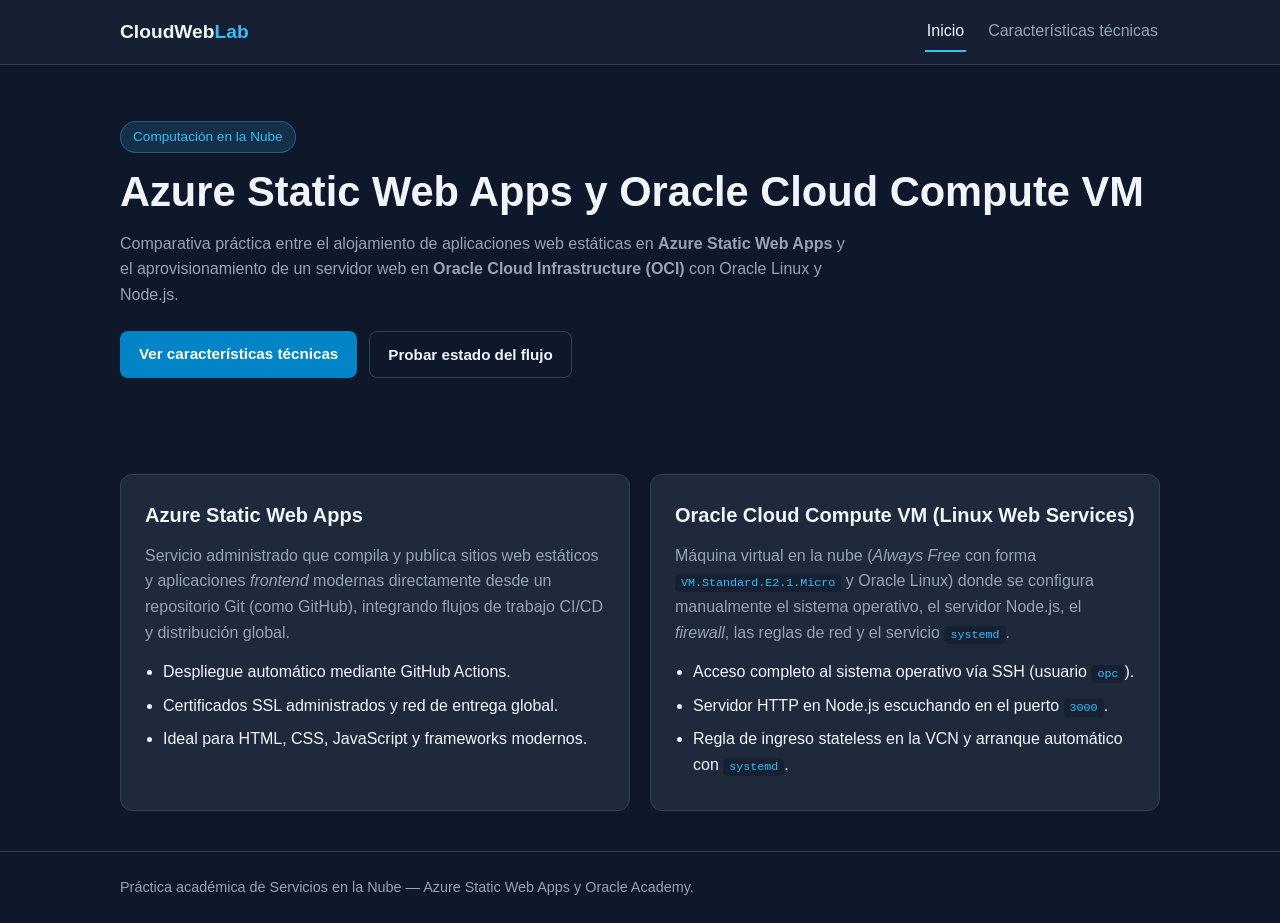
<file: index.html>
<!DOCTYPE html>
<html lang="es">
<head>
  <meta charset="UTF-8" />
  <meta name="viewport" content="width=device-width, initial-scale=1.0" />
  <title>Inicio | Azure Static Web Apps & Oracle Cloud VM</title>
  <link rel="stylesheet" href="styles.css" />
</head>
<body>
  <header class="site-header">
    <div class="container nav-wrapper">
      <a class="brand" href="index.html">CloudWeb<span>Lab</span></a>
      <nav class="nav-links" aria-label="Navegación principal">
        <a href="index.html" class="active">Inicio</a>
        <a href="caracteristicas.html">Características técnicas</a>
      </nav>
    </div>
  </header>

  <main class="container">
    <section class="hero">
      <span class="badge">Computación en la Nube</span>
      <h1>Azure Static Web Apps y Oracle Cloud Compute VM</h1>
      <p>
        Comparativa práctica entre el alojamiento de aplicaciones web estáticas en
        <strong>Azure Static Web Apps</strong> y el aprovisionamiento de un servidor web en
        <strong>Oracle Cloud Infrastructure (OCI)</strong> con Oracle Linux y Node.js.
      </p>
      <div class="hero-actions">
        <a href="caracteristicas.html" class="btn btn-primary">Ver características técnicas</a>
        <button id="btn-demo" class="btn btn-secondary" type="button">Probar estado del flujo</button>
      </div>
      <p id="demo-status" class="status-msg" role="status"></p>
    </section>

    <section class="grid-2">
      <article class="card">
        <h2>Azure Static Web Apps</h2>
        <p>
          Servicio administrado que compila y publica sitios web estáticos y aplicaciones
          <em>frontend</em> modernas directamente desde un repositorio Git (como GitHub),
          integrando flujos de trabajo CI/CD y distribución global.
        </p>
        <ul class="clean-list">
          <li>Despliegue automático mediante GitHub Actions.</li>
          <li>Certificados SSL administrados y red de entrega global.</li>
          <li>Ideal para HTML, CSS, JavaScript y frameworks modernos.</li>
        </ul>
      </article>

      <article class="card">
        <h2>Oracle Cloud Compute VM (Linux Web Services)</h2>
        <p>
          Máquina virtual en la nube (<em>Always Free</em> con forma <code>VM.Standard.E2.1.Micro</code>
          y Oracle Linux) donde se configura manualmente el sistema operativo, el servidor Node.js,
          el <em>firewall</em>, las reglas de red y el servicio <code>systemd</code>.
        </p>
        <ul class="clean-list">
          <li>Acceso completo al sistema operativo vía SSH (usuario <code>opc</code>).</li>
          <li>Servidor HTTP en Node.js escuchando en el puerto <code>3000</code>.</li>
          <li>Regla de ingreso stateless en la VCN y arranque automático con <code>systemd</code>.</li>
        </ul>
      </article>
    </section>
  </main>

  <footer class="site-footer">
    <div class="container">
      <p>Práctica académica de Servicios en la Nube — Azure Static Web Apps y Oracle Academy.</p>
    </div>
  </footer>

  <script src="app.js"></script>
</body>
</html>
</file>
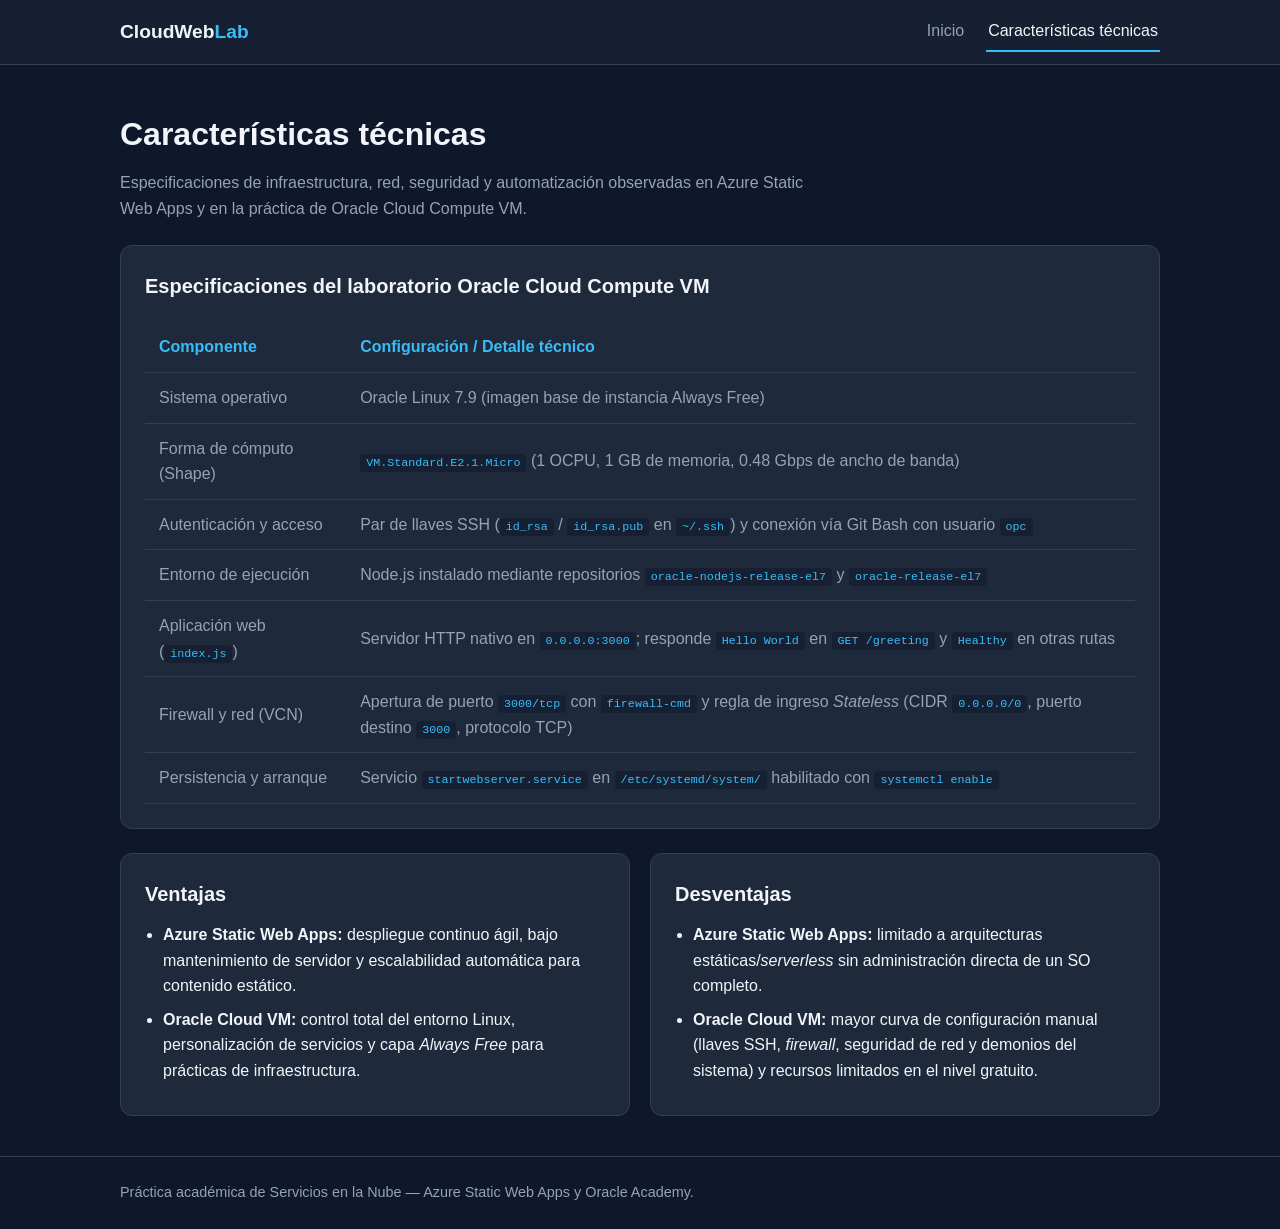
<file: caracteristicas.html>
<!DOCTYPE html>
<html lang="es">
<head>
  <meta charset="UTF-8" />
  <meta name="viewport" content="width=device-width, initial-scale=1.0" />
  <title>Características técnicas | Azure Static Web Apps & Oracle Cloud VM</title>
  <link rel="stylesheet" href="styles.css" />
</head>
<body>
  <header class="site-header">
    <div class="container nav-wrapper">
      <a class="brand" href="index.html">CloudWeb<span>Lab</span></a>
      <nav class="nav-links" aria-label="Navegación principal">
        <a href="index.html">Inicio</a>
        <a href="caracteristicas.html" class="active">Características técnicas</a>
      </nav>
    </div>
  </header>

  <main class="container">
    <section class="page-head">
      <h1>Características técnicas</h1>
      <p>
        Especificaciones de infraestructura, red, seguridad y automatización observadas en
        Azure Static Web Apps y en la práctica de Oracle Cloud Compute VM.
      </p>
    </section>

    <section class="card">
      <h2>Especificaciones del laboratorio Oracle Cloud Compute VM</h2>
      <div class="table-wrap">
        <table>
          <thead>
            <tr>
              <th>Componente</th>
              <th>Configuración / Detalle técnico</th>
            </tr>
          </thead>
          <tbody>
            <tr>
              <td>Sistema operativo</td>
              <td>Oracle Linux 7.9 (imagen base de instancia Always Free)</td>
            </tr>
            <tr>
              <td>Forma de cómputo (Shape)</td>
              <td><code>VM.Standard.E2.1.Micro</code> (1 OCPU, 1 GB de memoria, 0.48 Gbps de ancho de banda)</td>
            </tr>
            <tr>
              <td>Autenticación y acceso</td>
              <td>Par de llaves SSH (<code>id_rsa</code> / <code>id_rsa.pub</code> en <code>~/.ssh</code>) y conexión vía Git Bash con usuario <code>opc</code></td>
            </tr>
            <tr>
              <td>Entorno de ejecución</td>
              <td>Node.js instalado mediante repositorios <code>oracle-nodejs-release-el7</code> y <code>oracle-release-el7</code></td>
            </tr>
            <tr>
              <td>Aplicación web (<code>index.js</code>)</td>
              <td>Servidor HTTP nativo en <code>0.0.0.0:3000</code>; responde <code>Hello World</code> en <code>GET /greeting</code> y <code>Healthy</code> en otras rutas</td>
            </tr>
            <tr>
              <td>Firewall y red (VCN)</td>
              <td>Apertura de puerto <code>3000/tcp</code> con <code>firewall-cmd</code> y regla de ingreso <em>Stateless</em> (CIDR <code>0.0.0.0/0</code>, puerto destino <code>3000</code>, protocolo TCP)</td>
            </tr>
            <tr>
              <td>Persistencia y arranque</td>
              <td>Servicio <code>startwebserver.service</code> en <code>/etc/systemd/system/</code> habilitado con <code>systemctl enable</code></td>
            </tr>
          </tbody>
        </table>
      </div>
    </section>

    <section class="grid-2 mt-24">
      <article class="card">
        <h2>Ventajas</h2>
        <ul class="clean-list">
          <li><strong>Azure Static Web Apps:</strong> despliegue continuo ágil, bajo mantenimiento de servidor y escalabilidad automática para contenido estático.</li>
          <li><strong>Oracle Cloud VM:</strong> control total del entorno Linux, personalización de servicios y capa <em>Always Free</em> para prácticas de infraestructura.</li>
        </ul>
      </article>

      <article class="card">
        <h2>Desventajas</h2>
        <ul class="clean-list">
          <li><strong>Azure Static Web Apps:</strong> limitado a arquitecturas estáticas/<em>serverless</em> sin administración directa de un SO completo.</li>
          <li><strong>Oracle Cloud VM:</strong> mayor curva de configuración manual (llaves SSH, <em>firewall</em>, seguridad de red y demonios del sistema) y recursos limitados en el nivel gratuito.</li>
        </ul>
      </article>
    </section>
  </main>

  <footer class="site-footer">
    <div class="container">
      <p>Práctica académica de Servicios en la Nube — Azure Static Web Apps y Oracle Academy.</p>
    </div>
  </footer>

  <script src="app.js"></script>
</body>
</html>
</file>
<file: styles.css>
:root {
  --bg: #0f172a;
  --surface: #1e293b;
  --surface-alt: #162032;
  --text: #f1f5f9;
  --muted: #94a3b8;
  --accent: #38bdf8;
  --accent-strong: #0284c7;
  --border: #334155;
}

* {
  box-sizing: border-box;
  margin: 0;
  padding: 0;
}

body {
  font-family: "Segoe UI", Tahoma, Geneva, Verdana, sans-serif;
  background-color: var(--bg);
  color: var(--text);
  line-height: 1.6;
}

.container {
  width: min(1040px, 92%);
  margin: 0 auto;
}

.site-header {
  background-color: var(--surface-alt);
  border-bottom: 1px solid var(--border);
  position: sticky;
  top: 0;
  z-index: 10;
}

.nav-wrapper {
  display: flex;
  justify-content: space-between;
  align-items: center;
  min-height: 64px;
  gap: 16px;
}

.brand {
  color: var(--text);
  text-decoration: none;
  font-weight: 700;
  font-size: 1.2rem;
}

.brand span {
  color: var(--accent);
}

.nav-links {
  display: flex;
  gap: 20px;
}

.nav-links a {
  color: var(--muted);
  text-decoration: none;
  font-weight: 500;
  padding: 6px 2px;
  border-bottom: 2px solid transparent;
}

.nav-links a:hover,
.nav-links a.active {
  color: var(--text);
  border-bottom-color: var(--accent);
}

.hero {
  padding: 56px 0 36px;
}

.badge {
  display: inline-block;
  background-color: rgba(56, 189, 248, 0.15);
  color: var(--accent);
  border: 1px solid rgba(56, 189, 248, 0.35);
  padding: 4px 12px;
  border-radius: 999px;
  font-size: 0.85rem;
  margin-bottom: 14px;
}

.hero h1 {
  font-size: clamp(1.8rem, 4vw, 2.6rem);
  line-height: 1.2;
  margin-bottom: 14px;
}

.hero p {
  color: var(--muted);
  max-width: 740px;
  margin-bottom: 24px;
}

.hero-actions {
  display: flex;
  flex-wrap: wrap;
  gap: 12px;
}

.btn {
  display: inline-block;
  padding: 10px 18px;
  border-radius: 8px;
  font-weight: 600;
  text-decoration: none;
  cursor: pointer;
  border: 1px solid transparent;
  font-size: 0.95rem;
}

.btn-primary {
  background-color: var(--accent-strong);
  color: #ffffff;
}

.btn-primary:hover {
  background-color: var(--accent);
  color: #0f172a;
}

.btn-secondary {
  background-color: transparent;
  color: var(--text);
  border-color: var(--border);
}

.btn-secondary:hover {
  border-color: var(--accent);
}

.status-msg {
  margin-top: 14px;
  color: var(--accent);
  font-size: 0.92rem;
  min-height: 22px;
}

.page-head {
  padding: 44px 0 24px;
}

.page-head h1 {
  font-size: 2rem;
  margin-bottom: 10px;
}

.page-head p {
  color: var(--muted);
  max-width: 720px;
}

.grid-2 {
  display: grid;
  grid-template-columns: repeat(auto-fit, minmax(290px, 1fr));
  gap: 20px;
  margin-bottom: 40px;
}

.mt-24 {
  margin-top: 24px;
}

.card {
  background-color: var(--surface);
  border: 1px solid var(--border);
  border-radius: 12px;
  padding: 24px;
}

.card h2 {
  font-size: 1.25rem;
  margin-bottom: 12px;
}

.card p {
  color: var(--muted);
  margin-bottom: 14px;
}

.clean-list {
  padding-left: 18px;
  color: var(--text);
}

.clean-list li {
  margin-bottom: 8px;
}

.table-wrap {
  overflow-x: auto;
}

table {
  width: 100%;
  border-collapse: collapse;
  margin-top: 8px;
}

th,
td {
  text-align: left;
  padding: 12px 14px;
  border-bottom: 1px solid var(--border);
}

th {
  color: var(--accent);
  font-weight: 600;
}

td {
  color: var(--muted);
}

code {
  background-color: var(--surface-alt);
  color: var(--accent);
  padding: 2px 6px;
  border-radius: 4px;
  font-size: 0.9em;
}

.site-footer {
  border-top: 1px solid var(--border);
  padding: 24px 0;
  margin-top: 32px;
  color: var(--muted);
  font-size: 0.9rem;
}
</file>
